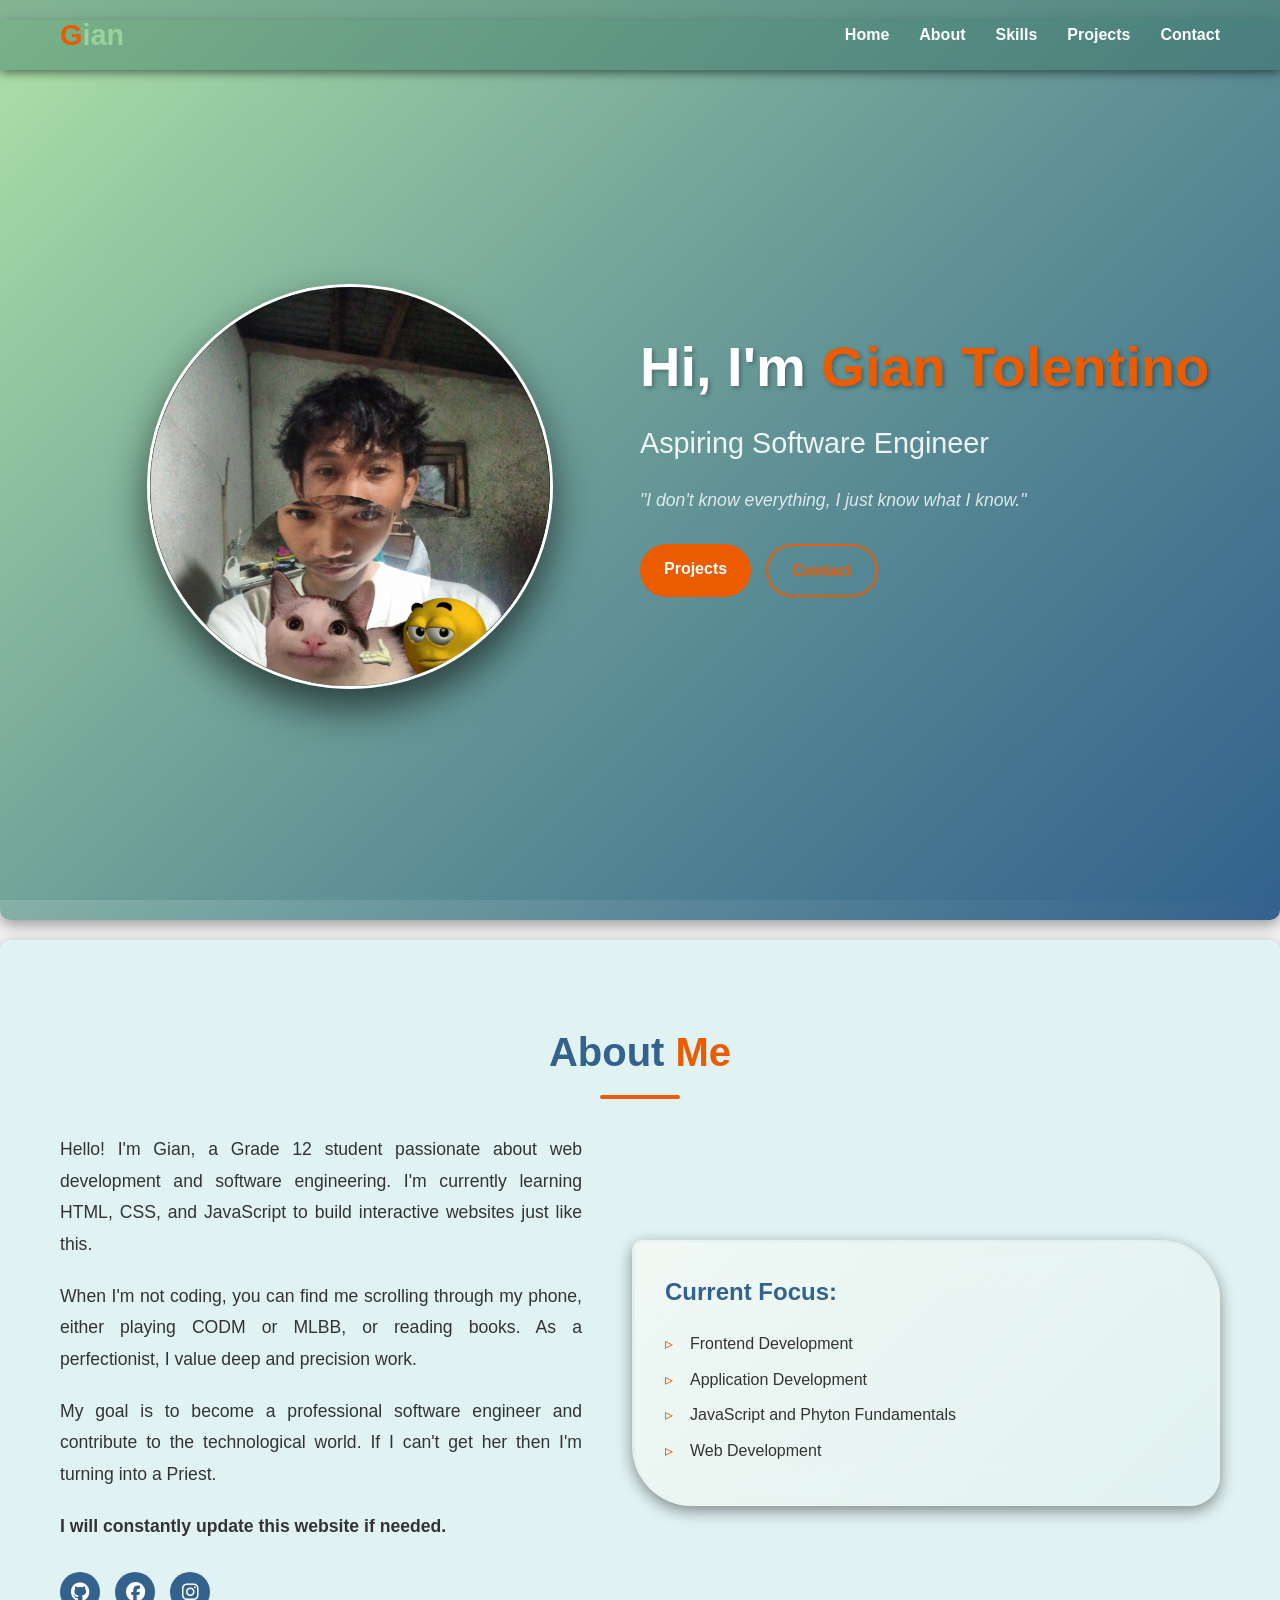
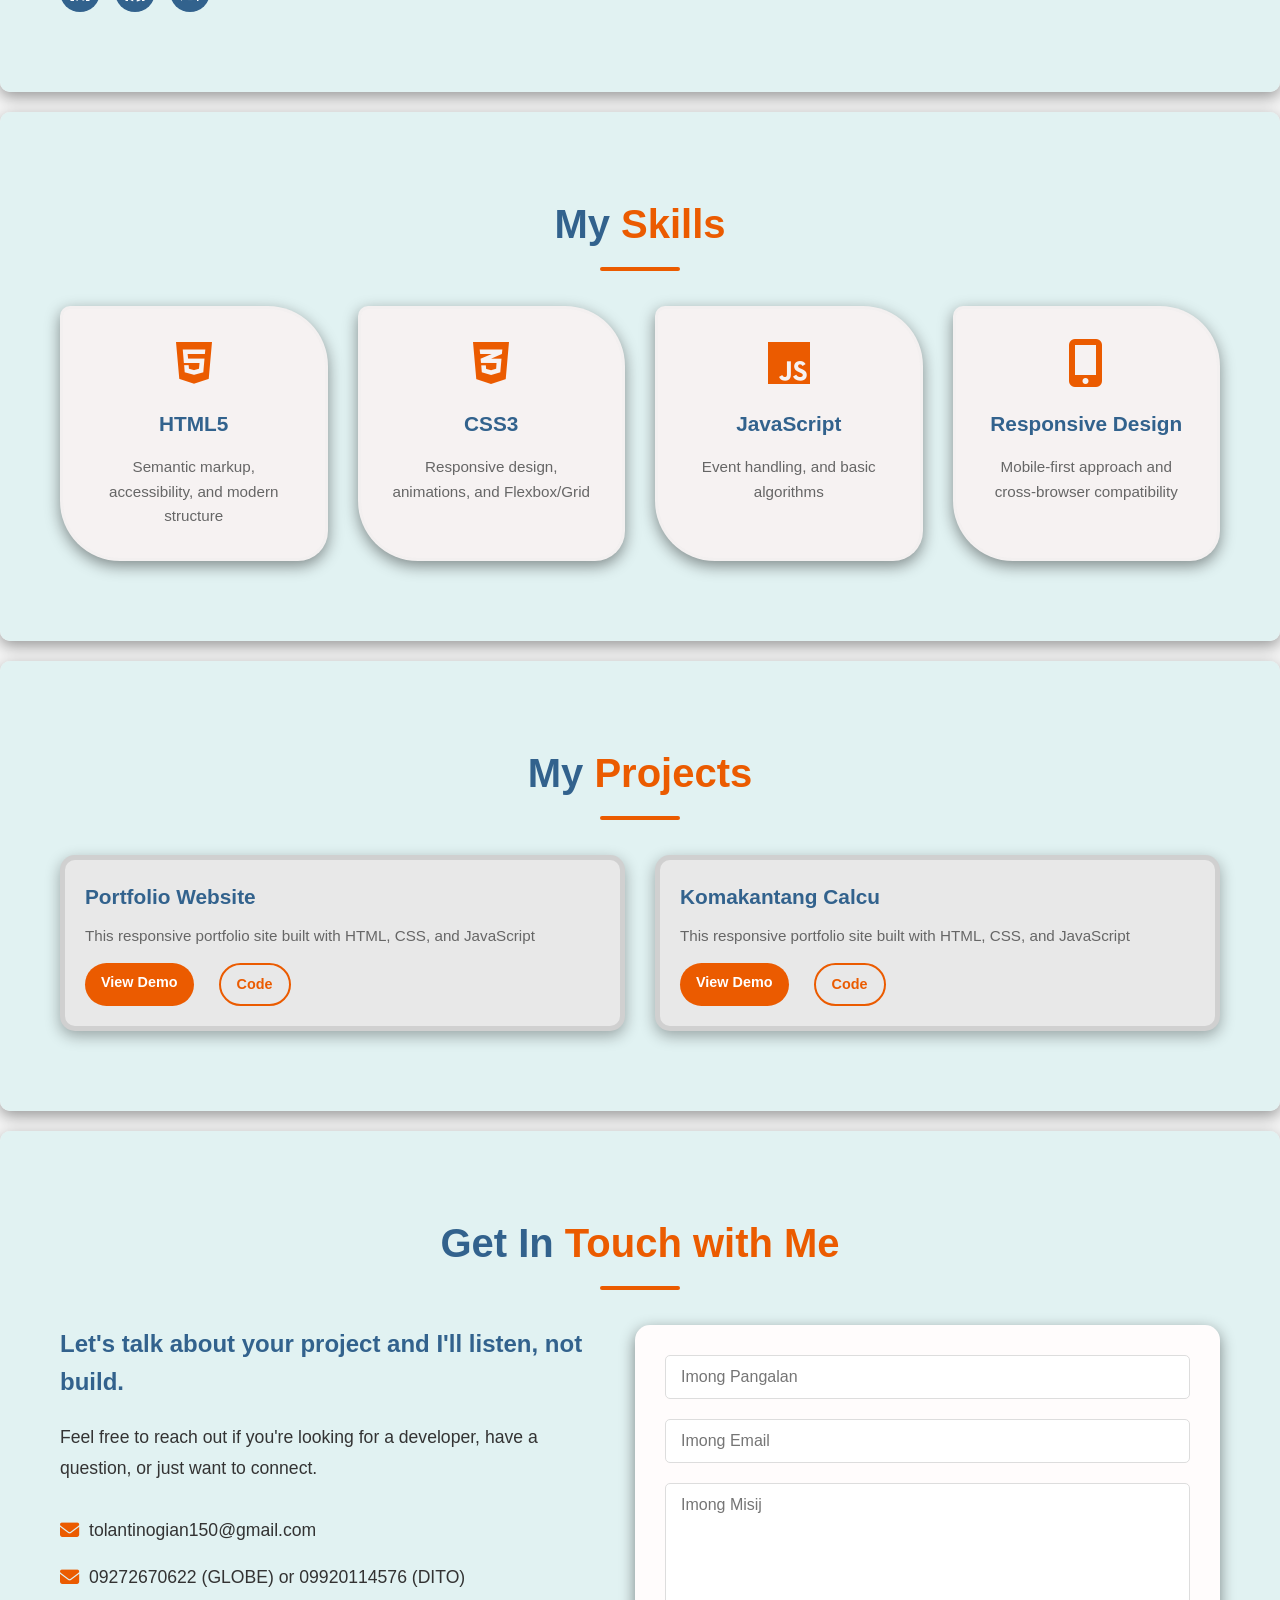
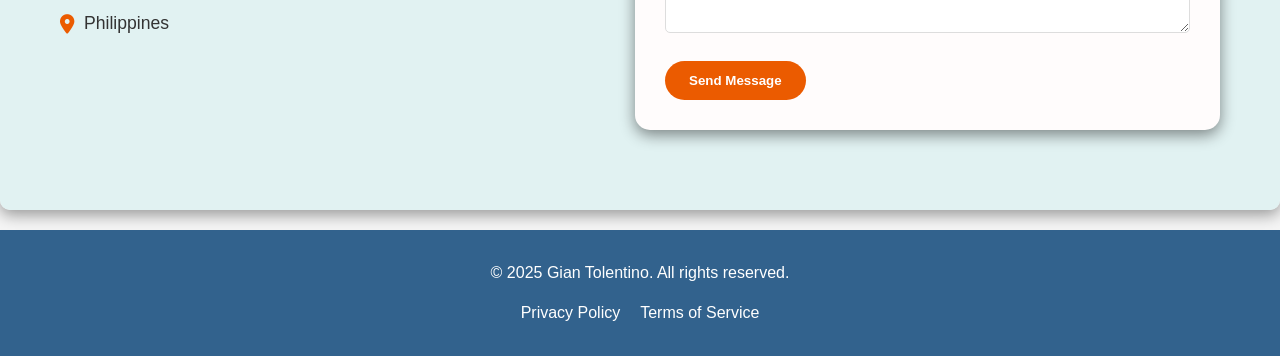
<file: index.html>
<!DOCTYPE html>
<html lang="en">
<head>
    <meta charset="UTF-8">
    <meta name="viewport" content="width=device-width, initial-scale=1.0">
    <title>Gian Tolentino | Portfolio</title>
    <link href="https://fonts.googleapis.com/css2?family=Poppins:wght@300;400;500;600;700&family=Space+Grotesk:wght@400;500;600&display=swap" rel="stylesheet">
    <link rel="stylesheet" href="https://cdnjs.cloudflare.com/ajax/libs/font-awesome/6.4.0/css/all.min.css">
    <link rel="stylesheet" href="style.css">
</head>
<body>
    <header>
        <div class="container">
            <div class="logo">
                <a href="#"><span>G</span>ian</a>
            </div>
            <nav>
                <ul class="menu">
                    <li><a href="#home">Home</a></li>
                    <li><a href="#about">About</a></li>
                    <li><a href="#skills">Skills</a></li>
                    <li><a href="#projects">Projects</a></li>
                    <li><a href="#contact">Contact</a></li>
                </ul>
                <button class="hamburger">
                    <span class="bar"></span>
                    <span class="bar"></span>
                    <span class="bar"></span>
                </button>
            </nav>
        </div>
    </header>

    <nav class="mobile-nav">
        <a href="#home">Home</a>
        <a href="#about">About</a>
        <a href="#skills">Skills</a>
        <a href="#projects">Projects</a>
        <a href="#contact">Contact</a>
    </nav>

    <section id="home" class="hero">
        <div class="container">
          <div class="hero-image">
            <img src="./-1_orig.jpeg" alt="Gian Tolentino">
        </div>
            <div class="hero-content">
                <h1>Hi, I'm <span>Gian Tolentino</span></h1>
                <h2>Aspiring Software Engineer</h2>
                <p><i>"I don't know everything, I just know what I know."</i></p>
                <div class="cta-buttons">
                    <a href="#projects" class="btn">Projects</a>
                    <a href="#contact" class="btn secondary">Contact</a>
                </div>
              </div>
        </div>
    </section>

    <section id="about" class="about">
        <div class="container">
            <h2 class="section-title">About <span>Me</span></h2>
            <div class="about-content">
                <div class="about-text">
                    <p>Hello! I'm Gian, a Grade 12 student passionate about web development and software engineering. I'm currently learning HTML, CSS, and JavaScript to build interactive websites just like this.</p>
                    <p>When I'm not coding, you can find me scrolling through my phone, either playing CODM or MLBB, or reading books. As a perfectionist, I value deep and precision work.</p>
                    <p>My goal is to become a professional software engineer and contribute to the technological world. If I can't get her then I'm turning into a Priest.</p>
                    <p><b>I will constantly update this website if needed.</b></p>
                    <div class="social-links">
                        <a href="https://github.com/JiyanTolentino"><i class="fab fa-github"></i></a>
                        <a href="https://me.facebook.com/gitolentino.io"><i class="fab fa-facebook"></i></a>
                        <a href="https://www.instagram.com/io_jiyann/"><i class="fab fa-instagram"></i></a>
                    </div>
                </div>
                <div class="about-skills">
                    <h3>Current Focus:</h3>
                    <ul>
                        <li>Frontend Development</li>
                        <li>Application Development</li>
                        <li>JavaScript and Phyton Fundamentals</li>
                        <li>Web Development</li>
                    </ul>
                </div>
            </div>
        </div>
    </section>

    <section id="skills" class="skills">
        <div class="container">
            <h2 class="section-title">My <span>Skills</span></h2>
            <div class="skills-grid">
                <div class="skill-card">
                    <i class="fab fa-html5"></i>
                    <h3>HTML5</h3>
                    <p>Semantic markup, accessibility, and modern structure</p>
                </div>
                <div class="skill-card">
                    <i class="fab fa-css3-alt"></i>
                    <h3>CSS3</h3>
                    <p>Responsive design, animations, and Flexbox/Grid</p>
                </div>
                <div class="skill-card">
                    <i class="fab fa-js"></i>
                    <h3>JavaScript</h3>
                    <p>Event handling, and basic algorithms</p>
                </div>
                <div class="skill-card">
                    <i class="fas fa-mobile-alt"></i>
                    <h3>Responsive Design</h3>
                    <p>Mobile-first approach and cross-browser compatibility</p>
                </div>
            </div>
        </div>
    </section>

    <section id="projects" class="projects">
        <div class="container">
            <h2 class="section-title">My <span>Projects</span></h2>
            <div class="projects-grid">
                <div class="project-card">
                    <div class="project-info">
                        <h3>Portfolio Website</h3>
                        <p>This responsive portfolio site built with HTML, CSS, and JavaScript</p>
                        <div class="project-links">
                            <a href="#" class="btn small">View Demo</a>
                            <a href="#" class="btn small secondary">Code</a>
                        </div>
                    </div>
                </div>
                <div class="project-card">
                  <div class="project-info">
                      <h3>Komakantang Calcu</h3>
                      <p>This responsive portfolio site built with HTML, CSS, and JavaScript</p>
                      <div class="project-links">
                          <a href="./kumakantangcalcu.html" class="btn small">View Demo</a>
                          <a href="https://github.com/JiyanTolentino/kumakantangcalcu" class="btn small secondary">Code</a>
                      </div>
                  </div>
              </div>
            </div>
        </div>
    </section>

    <section id="contact" class="contact">
        <div class="container">
            <h2 class="section-title">Get In <span>Touch with Me</span></h2>
            <div class="contact-content">
                <div class="contact-info">
                    <h3>Let's talk about your project and I'll listen, not build.</h3>
                    <p>Feel free to reach out if you're looking for a developer, have a question, or just want to connect.</p>
                    <div class="contact-details">
                        <p><i class="fas fa-envelope"></i> tolantinogian150@gmail.com</p>
                        <p><i class="fas fa-envelope"></i> 09272670622 (GLOBE) or 09920114576 (DITO)</p>
                        <p><i class="fas fa-map-marker-alt"></i> Philippines</p>
                    </div>
                </div>
                <form id="contact-form" class="contact-form">
                    <div class="form-group">
                        <input type="text" id="name" placeholder="Imong Pangalan" required>
                    </div>
                    <div class="form-group">
                        <input type="email" id="email" placeholder="Imong Email" required>
                    </div>
                    <div class="form-group">
                        <textarea id="message" placeholder="Imong Misij" required></textarea>
                    </div>
                    <button type="submit" class="btn">Send Message</button>
                </form>
            </div>
        </div>
    </section>

    <footer>
        <div class="container">
            <p>&copy; 2025 Gian Tolentino. All rights reserved.</p>
            <div class="footer-links">
                <a href="#">Privacy Policy</a>
                <a href="#">Terms of Service</a>
            </div>
        </div>
    </footer>

    <script src="script.js"></script>
</body>
</html>
</file>
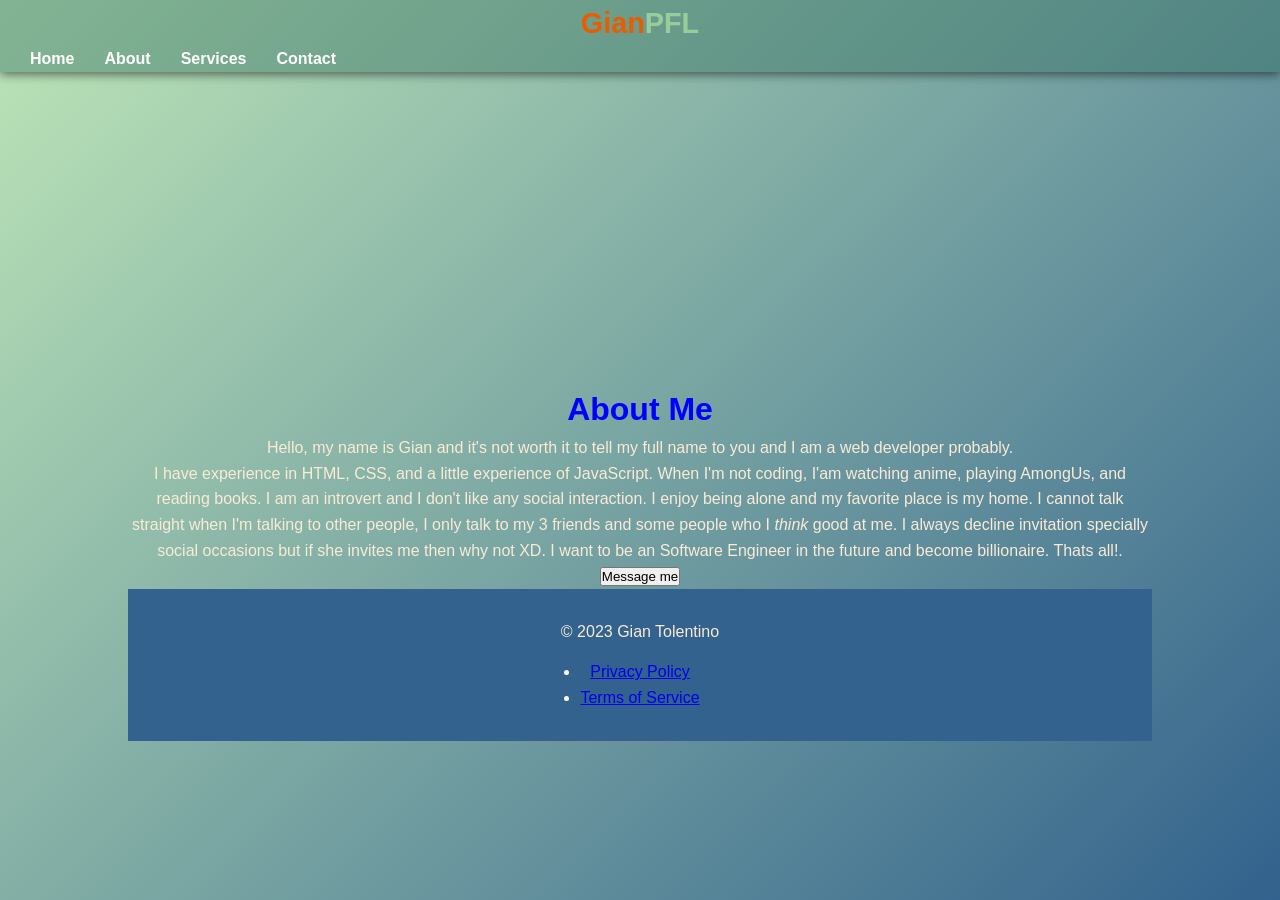
<file: about-me.html>
<!DOCTYPE html>
<html>
  <head>
    <meta name="viewport" content="width=device-width, initial-scale=1.0">
    <meta charset="UTF-8">
    <title>Gian | Portfolio</title>
    <link rel="stylesheet" href="style.css">
  </head>
  <style>
    .body {
      text-align: center;
      margin-top: 30%;
      padding-left: 10%;
      padding-right: 10%;
      padding-bottom: 10%;
    }

    .body h1 {
      color: blue;
    }

    .body p {
      color: antiquewhite;
    }
  </style>
  <body>
    <header>
      <nav>
        <div class="logo">
          <a href="#"><span>Gian</span>PFL</a>
        </div>
        <ul class="menu">
          <li><a href="#">Home</a></li>
          <li><a href="#">About</a></li>
          <li><a href="#">Services</a></li>
          <li><a href="./contact.html">Contact</a></li>
        </ul>
            <button class="hamburger">
                <div class="bar"></div>
            </button>
      </nav>
    </header>

    <body class="body">
        <h1>About Me</h1>
        <p>Hello, my name is Gian and it's not worth it to tell my full name to you and I am a web developer probably.</p>
        <p>I have experience in HTML, CSS, and a little experience of JavaScript.
        When I'm not coding, I'am watching anime, playing AmongUs, and reading books. I am an introvert and I don't like any social interaction. I enjoy being alone and my favorite place is my home.
        I cannot talk straight when I'm talking to other people, I only talk to my 3 friends and some people who I <em>think</em> good at me.
        I always decline invitation specially social occasions but if she invites me then why not XD.
        I want to be an Software Engineer in the future and become billionaire. Thats all!.
        </p>
    </body>

    <nav class="mobile-nav">
        <a href="./index.html">Home</a>
        <a href="./contact.html">Contact</a>
        <a href="./about-me.html">About Me</a>
        <a href="#">Don't Click</a>
    </nav>

    <i class="fa-brands fa-facebook"></i>

          <button class="button" onclick="window.open('https://m.me/giankun.io')">Message me</button>
        </body>
          </div>
    <footer>
      <div class="container">
        <p>&copy; 2023 Gian Tolentino</p>
        <ul class="footer-menu">
          <li><a href="#">Privacy Policy</a></li>
          <li><a href="#">Terms of Service</a></li>
        </ul>
      </div>
    </footer>
    
    <script src="script.js"></script>
  </body>
</html>
</file>
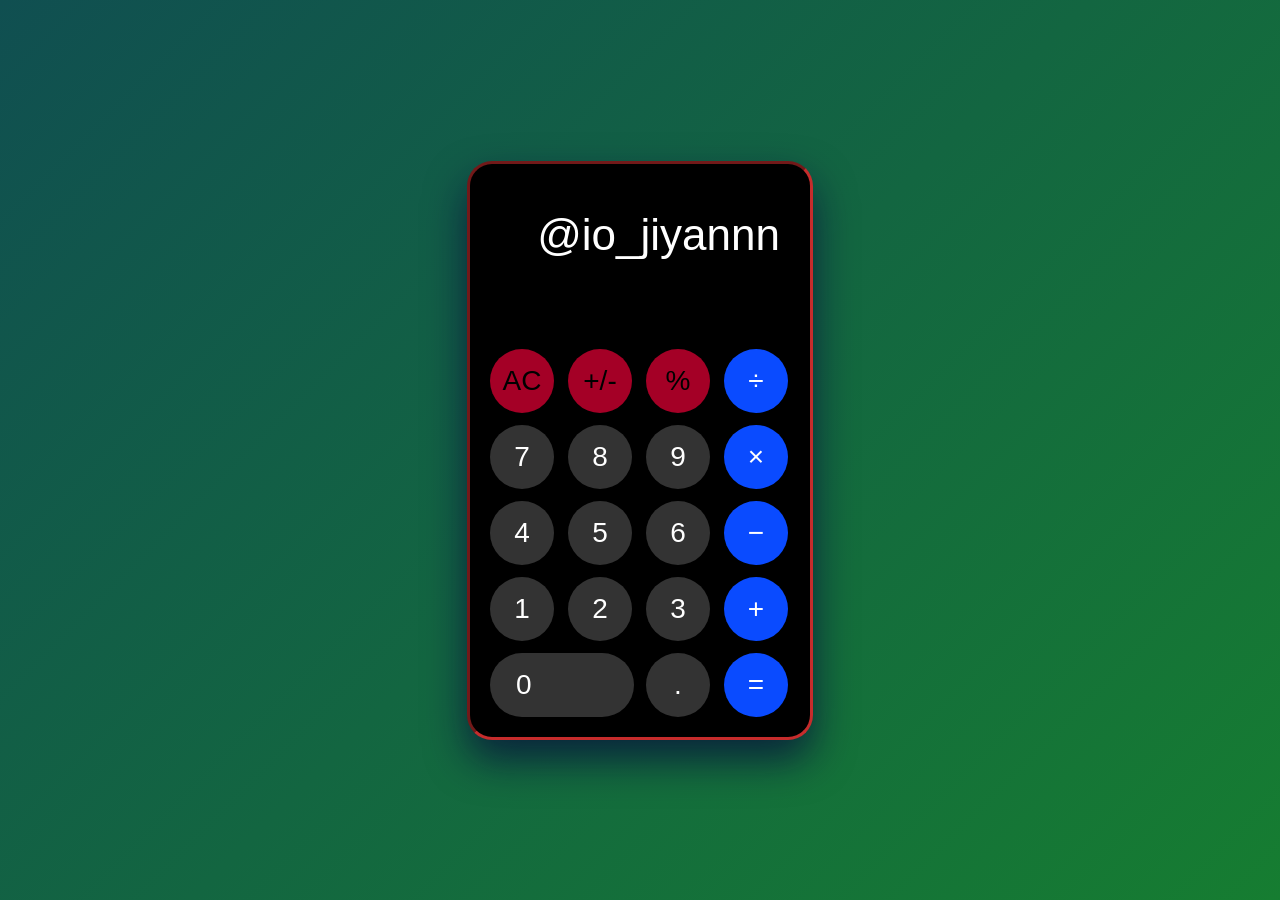
<file: kumakantangcalcu.html>
<!DOCTYPE html>
<html lang="en">
<head>
    <meta charset="UTF-8">
    <meta name="viewport" content="width=device-width, initial-scale=1.0">
    <link rel="stylesheet">
    <style>
        body {
    font-family: -apple-system, BlinkMacSystemFont, 'Segoe UI', Roboto, sans-serif;
    display: flex;
    justify-content: center;
    align-items: center;
    height: 100vh;
    background: linear-gradient(135deg, #104f51, #167d31);
    margin: 0;
}
.calculator {
    background: rgb(0, 0, 0);
    border-radius: 25px;
    border-style: inset;
    border-color: rgb(198, 44, 44);
    padding: 20px;
    width: 300px;
    box-shadow: 0 20px 40px rgba(5, 11, 60, 0.735);
    overflow: hidden;
}
.display {
    color: white;
    font-size: 44px;
    text-align: right;
    padding: 20px 10px;
    margin-bottom: 25px;
    font-weight: 300;
    height: 100px;
    overflow: hidden;
    white-space: pre-line;
    line-height: 1.4;
    transition: all 0.3s;
}
.buttons {
    display: grid;
    grid-template-columns: repeat(4, 1fr);
    gap: 12px;
}
button {
    border: none;
    border-radius: 50%;
    width: 64px;
    height: 64px;
    font-size: 28px;
    cursor: pointer;
    transition: all 0.1s;
}
button:active {
    transform: scale(0.95);
    opacity: 0.8;
}
.gray {
    background: #ff003ca4;
    color: black;
}
.dark {
    background: #333333;
    color: white;
}
.orange {
    background: #0a4bff;
    color: white;
}
.zero {
    grid-column: span 2;
    width: auto;
    border-radius: 32px;
    text-align: left;
    padding-left: 26px;
}

.home .hme-btn {
  position: relative;
  display: inline;

}
    </style>

    <title>GAWA NI GIAN</title>
</head>

<body>
    <div class="calculator">
        <div class="display" id="display">@io_jiyannn</div>
        <div class="buttons">
            <button class="gray" onclick="clearDisplay()">AC</button>
            <button class="gray" onclick="toggleSign()">+/-</button>
            <button class="gray" onclick="appendToDisplay('%')">%</button>
            <button class="orange" onclick="appendToDisplay('/')">÷</button>
            <button class="dark" onclick="appendToDisplay('7')">7</button>
            <button class="dark" onclick="appendToDisplay('8')">8</button>
            <button class="dark" onclick="appendToDisplay('9')">9</button>
            <button class="orange" onclick="appendToDisplay('*')">×</button>
            <button class="dark" onclick="appendToDisplay('4')">4</button>
            <button class="dark" onclick="appendToDisplay('5')">5</button>
            <button class="dark" onclick="appendToDisplay('6')">6</button>
            <button class="orange" onclick="appendToDisplay('-')">−</button>
            <button class="dark" onclick="appendToDisplay('1')">1</button>
            <button class="dark" onclick="appendToDisplay('2')">2</button>
            <button class="dark" onclick="appendToDisplay('3')">3</button>
            <button class="orange" onclick="appendToDisplay('+')">+</button>
            <button class="dark zero" onclick="appendToDisplay('0')">0</button>
            <button class="dark" onclick="appendToDisplay('.')">.</button>
            <button class="orange" onclick="calculate()">=</button>
        </div>
    </div>
    <script>
const display = document.getElementById('display');
        let currentInput = '0';
        let lyricInterval;
        let currentLyricIndex = 0;
        let startTime;
        let isLyricMode = false;

        const lyrics = [
            { text: "When the light disappears", time: 0, duration: 6.24 },
            { text: "And when this world's insincere", time: 6.24, duration: 5.30 },
            { text: "You'll be safe here :>>", time: 11.64, duration: 4.31 },
            { text: "When nobody hears you scream", time: 16.05, duration: 5.50 },
            { text: "I'll scream with you", time: 21.75, duration: 2.57 },
            { text: "You'll be safe", time: 24.32, duration: 2.27},
            { text: "....", time: 26.59, duration: 2.46},
            { text: "Ohh...ohhhh", time: 29.15, duration: 2.0 },
            { text: "...", time: 30.85, duration: 2.35 },
            { text: "Ahh...uhh", time: 33.2, duration: 2.5 },
            { text: "...", time: 35.7, duration: 4.56 },
            
            { text: "Save your eyes", time: 41.25, duration: 2.98 },
            { text: "From your tears", time: 44.23, duration: 3.22},
            { text: "When everything's unclear", time: 47.25, duration: 5.51 },
            { text: "You'll be safe here", time: 52.96, duration: 4.93},
            
            { text: "From the sheer weight", time: 56.97, duration: 3.05 },
            { text: "Of your doubts and fears", time: 60.02, duration: 4.17},
            { text: "Wounded heart", time: 63.29, duration: 2.50 },
            { text: "When the light disappears", time: 66.89, duration: 6.14 },
            { text: "And when this world's insincere", time: 73.73, duration: 5.20 },
            { text: "You'll be safe here", time: 78.13, duration: 4.21 },//
            
            { text: "When nobody hears you scream", time: 82.34, duration: 5.50 },
            { text: "I'll scream with you", time: 89.04, duration: 2.47},
            { text: "You'll be safe here", time: 91.71, duration: 4.60},
            
            { text: "In my arms", time: 95.11, duration: 3.09},
            { text: "Through the long cold night", time: 98.09, duration: 3.61},
            { text: "Sleep tight", time: 101.5, duration: 2.90 },////
            { text: "You'll be safe here", time: 103.95, duration: 4.40 },
            
            { text: "When no one understands", time: 108.35, duration: 6.10 },
            { text: "I'll believe", time: 113.85, duration: 3.35 },//
            { text: "You'll be safe", time: 117.55, duration: 4.20 },
            { text: "You'll be safe", time: 120.75, duration: 3.20 },
            { text: "You'll be safe here", time: 124.95, duration: 3.28 },//
            { text: "Ohhh...ohh", time: 128.13, duration: 5.69},
            { text: "Put your heart in my hands", time: 133.82, duration: 5.65 },
            { text: "You'll be safe here", time: 139.47, duration: 10 },
            { text: "@io_jiyannn", time: 145, duration: 100 }
        ];

        function appendToDisplay(value) {
            if (isLyricMode) return;
            if (currentInput === '0' && value !== '.') {
                currentInput = value;
            } else {
                currentInput += value;
            }
            display.textContent = currentInput;
        }

        function clearDisplay() {
            currentInput = '0';
            display.textContent = currentInput;
            stopLyrics();
            isLyricMode = false;
            display.style.fontSize = '48px';
            display.style.textAlign = 'right';
        }

        function toggleSign() {
            if (isLyricMode) return;
            if (currentInput !== '0') {
                currentInput = currentInput.startsWith('-') ? 
                    currentInput.substring(1) : '-' + currentInput;
                display.textContent = currentInput;
            }
        }

        function calculate() {
            if (isLyricMode) return;
            try {
                const result = eval(currentInput);
                display.textContent = result;
                currentInput = result.toString();
                startLyrics();
            } catch (error) {
                display.textContent = 'Error';
                currentInput = '0';
            }
        }

        function startLyrics() {
            stopLyrics();
            currentLyricIndex = 0;
            startTime = Date.now();
            isLyricMode = true;
            display.style.fontSize = '35px';
            display.style.textAlign = 'justify';
            updateLyric();
        }

        function updateLyric() {
            const elapsedTime = (Date.now() - startTime) / 1000;
            const currentLyric = lyrics[currentLyricIndex];

            if (currentLyric && elapsedTime >= currentLyric.time) {
                display.textContent = currentLyric.text;
                currentLyricIndex++;
            }

            if (currentLyricIndex < lyrics.length) {
                lyricInterval = setTimeout(updateLyric, 50);
            } else {
                isLyricMode = false;
                setTimeout(() => {
                    display.style.textAlign = 'right';
                    display.style.fontSize = '48px';
                    display.textContent = currentInput;
                }, 3000);
            }
        }

        function stopLyrics() {
            if (lyricInterval) {
                clearTimeout(lyricInterval);
            }
        }
    </script>    
</body>
</html>
</file>
<file: style.css>
:root {
  --primary-color: #EB5B00; /* Orange */
  --secondary-color: #A0C878; /* Green */
  --dark-color: #32628d; /* Dark blue */
  --light-color: #a9e0a1bb; /* Light green */
  --success-color: #28a745;
  --danger-color: #dc3545;
  --warning-color: #ffc107;
  --info-color: #17a2b8;
}

* {
  margin: 0;
  padding: 0;
  box-sizing: border-box;
}

html {
  scroll-behavior: smooth;
}

body {
  font-family: 'Montserrat Alternates', 'Segoe UI', Tahoma, Geneva, Verdana, sans-serif;
  line-height: 1.6;
  color: #333;
  background-color: #f5f5f5;
  background-image: linear-gradient(135deg, var(--light-color) 0%, var(--dark-color) 100%);
  background-attachment: fixed;
  overflow-x: hidden;
}

.container {
  width: 100%;
  max-width: 1200px;
  margin: 0 auto;
  padding: 0 20px;
}

section {
  padding: 80px 0;
  background-color: rgba(223, 242, 242, 0.886);
  margin: 20px 0;
  border-radius: 10px;
  box-shadow: 0 5px 15px rgba(0, 0, 0, 0.379);
}

.section-title {
  font-size: 2.5rem;
  margin-bottom: 50px;
  text-align: center;
  position: relative;
  color: var(--dark-color);
  font-weight: 700;
}

.section-title span {
  color: var(--primary-color);
}

.section-title::after {
  content: '';
  position: absolute;
  bottom: -15px;
  left: 50%;
  transform: translateX(-50%);
  width: 80px;
  height: 4px;
  background: var(--primary-color);
  border-radius: 2px;
}

.btn {
  display: inline-block;
  padding: 12px 24px;
  background: var(--primary-color);
  color: white;
  border: none;
  border-radius: 30px;
  text-decoration: none;
  font-weight: 600;
  transition: all 0.3s ease;
  cursor: pointer;
  font-family: 'Montserrat Alternates', sans-serif;
}

.btn:hover {
  background: #fdf3ec;
  color: #333;
  transform: translateY(-3px);
  box-shadow: 0 10px 20px rgba(0, 0, 0, 0.2);
}

.btn.secondary {
  background: transparent;
  border: 2px solid var(--primary-color);
  color: var(--primary-color);
  margin-left: 15px;
}

.btn.secondary:hover {
  background: var(--primary-color);
  color: white;
}

.btn.small {
  padding: 8px 16px;
  font-size: 0.9rem;
}

.btn.disabled {
  background: #ccc;
  cursor: not-allowed;
}

header {
  position: fixed;
  top: 0;
  left: 0;
  width: 100%;
  z-index: 1000;
  background: rgba(47, 108, 93, 0.406);
  box-shadow: 0 2px 10px rgba(0, 0, 0, 0.575);
  transition: all 0.3s ease;
}

header.scrolled {
  background: rgba(20, 88, 96, 0.761);
  box-shadow: 0 5px 20px rgba(0, 0, 0, 0.2);
  padding: 10px 0;
}

header .container {
  display: flex;
  justify-content: space-between;
  align-items: center;
  height: 70px;
}

.logo a {
  font-size: 1.8rem;
  font-weight: 700;
  text-decoration: none;
  color: var(--light-color);
  font-family: 'Montserrat Alternates', sans-serif;
}

.logo span {
  color: var(--primary-color);
}

.menu {
  display: flex;
  list-style: none;
}

.menu li {
  margin-left: 30px;
}

.menu li a {
  text-decoration: none;
  color: white;
  font-weight: 600;
  transition: color 0.3s ease;
  position: relative;
  font-family: 'Montserrat Alternates', sans-serif;
}

.menu li a:hover {
  color: var(--light-color);
}

.menu li a::after {
  content: '';
  position: absolute;
  bottom: -5px;
  left: 0;
  width: 0;
  height: 2px;
  background: var(--light-color);
  transition: width 0.3s ease;
}

.menu li a:hover::after {
  width: 100%;
}

.hamburger {
  display: none;
  background: none;
  border: none;
  cursor: pointer;
  padding: 10px;
  z-index: 1001;
  position: relative;
}

.hamburger .bar {
  display: block;
  width: 30px;
  height: 3px;
  margin: 6px 0;
  background: white;
  transition: all 0.4s cubic-bezier(0.68, -0.6, 0.32, 1.6);
  position: relative;
}

.hamburger.is-active .bar:nth-child(1) {
  transform: rotate(45deg) translate(6px, 6px);
  background: var(--primary-color);
}

.hamburger.is-active .bar:nth-child(2) {
  opacity: 0;
  transform: translateX(-20px);
}

.hamburger.is-active .bar:nth-child(3) {
  transform: rotate(-45deg) translate(6px, -6px);
  background: var(--primary-color);
}

.mobile-nav {
  position: fixed;
  top: 0;
  left: -100%;
  width: 75%;
  height: 100vh;
  background: rgba(20, 83, 96, 0.485);
  backdrop-filter: blur(10px);
  z-index: 1000;
  padding: 100px 30px 30px;
  box-shadow: 5px 0 25px rgba(0, 0, 0, 0.63);
  transition: all 0.9s cubic-bezier(0.77, 0.2, 0.05, 1);
  display: flex;
  flex-direction: column;
  justify-content: center;
}

.mobile-nav.is-active {
  left: 0;
}

.mobile-nav a {
  display: block;
  padding: 18px 0;
  text-decoration: none;
  color: white;
  font-weight: 600;
  font-size: 1.2rem;
  position: relative;
  overflow: hidden;
  transition: all 0.3s ease;
}

.mobile-nav a::before {
  content: '';
  position: absolute;
  bottom: 0;
  left: -100%;
  width: 100%;
  height: 2px;
  background: var(--light-accent);
  transition: all 0.4s ease;
}

.mobile-nav a:hover {
  color: #ddd;
  transform: translateX(10px);
}

.mobile-nav a:hover::before {
  left: 0;
}

body.menu-open {
  overflow: hidden;
}

body.menu-open::before {
  content: '';
  position: fixed;
  top: 0;
  left: 0;
  width: 100%;
  height: 100%;
  background: rgba(0, 0, 0, 0.5);
  z-index: 999;
  backdrop-filter: blur(3px);
}

.hero {
  height: 100vh;
  display: flex;
  align-items: center;
  background: linear-gradient(135deg, var(--light-color) 0%, var(--dark-color) 100%);
  padding-top: 70px;
  color: white;
}

.hero .container {
  display: flex;
  align-items: center;
  justify-content: space-between;
}

.hero-content {
  flex: 1;
  max-width: 600px;
}

.hero-content h1 {
  font-size: 3.5rem;
  margin-bottom: 20px;
  line-height: 1.2;
  color: white;
  text-shadow: 2px 2px 4px rgba(0, 0, 0, 0.3);
}

.hero-content h1 span {
  color: var(--primary-color);
}

.hero-content h2 {
  font-size: 1.8rem;
  font-weight: 400;
  margin-bottom: 20px;
  color: rgba(255, 255, 255, 0.9);
}

.hero-content p {
  font-size: 1.1rem;
  margin-bottom: 30px;
  color: rgba(255, 255, 255, 0.8);
}

.cta-buttons {
  display: flex;
}

.hero-image {
  margin-top: 50px;
  flex: 1;
  text-align: center;
}

.hero-image img {
  max-width: 70%;
  height: auto;
  border-style: solid;
  border-radius: 1000px;
  box-shadow: 0 20px 40px rgba(0, 0, 0, 0.607);
  animation: float 3s ease-in-out infinite;
}

@keyframes float {
  0% { transform: translateY(0px); }
  50% { transform: translateY(-20px); }
  100% { transform: translateY(0px); }
}

.about-content {
  display: flex;
  gap: 50px;
  align-items: center;
}

.about-text {
  flex: 1;
}

.about-text p {
  text-align: justify;
  margin-bottom: 20px;
  font-size: 1.1rem;
  line-height: 1.8;
  color: #333;
}

.social-links {
  display: flex;
  gap: 15px;
  margin-top: 30px;
}

.social-links a {
  display: flex;
  align-items: center;
  justify-content: center;
  width: 40px;
  height: 40px;
  background: var(--dark-color);
  border-radius: 50%;
  color: white;
  font-size: 1.2rem;
  transition: all 0.3s ease;
}

.social-links a:hover {
  background: #328d70;
  color: white;
  transform: translateY(-5px);
}

.about-skills {
  flex: 1;
  background:linear-gradient(135deg, rgba(255, 255, 244, 0.497), rgba(225, 225, 225, 0));
  -webkit-backdrop-filter: blur(20px);
  backdrop-filter: blur(20px);
  padding: 30px;
  border: 3px solid rgba(225, 225, 225, 0.18);
  border-radius: 10px 60px 30px;
  box-shadow: 0 5px 15px rgba(0, 0, 0, 0.428);
}

.about-skills h3 {
  margin-bottom: 20px;
  font-size: 1.5rem;
  color: var(--dark-color);
}

.about-skills ul {
  list-style: none;
}

.about-skills li {
  margin-bottom: 10px;
  padding-left: 25px;
  position: relative;
  color: #333;
}

.about-skills li::before {
  content: '▹';
  position: absolute;
  left: 0;
  color: var(--primary-color);
}

.skills-grid {
  display: grid;
  grid-template-columns: repeat(auto-fit, minmax(250px, 1fr));
  gap: 30px;
}

.skill-card {
  background: rgb(246, 242, 242);
  border: 3px solid rgba(225, 225, 225, 0.18);
  border-radius: 10px 60px 30px;
  box-shadow: 0 5px 15px rgba(0, 0, 0, 0.428);
  padding: 30px;
  text-align: center;
  transition: transform 0.3s ease;
}

.skill-card:hover {
  transform: translateY(-10px);
  box-shadow: 0 15px 30px rgba(0, 0, 0, 0.368);
}

.skill-card i {
  font-size: 3rem;
  margin-bottom: 20px;
  color: var(--primary-color);
}

.skill-card h3 {
  margin-bottom: 15px;
  font-size: 1.3rem;
  color: var(--dark-color);
}

.skill-card p {
  color: #666;
  font-size: 0.95rem;
}

.projects-grid {
  display: grid;
  grid-template-columns: repeat(auto-fit, minmax(300px, 1fr));
  gap: 30px;
}

.project-card {
  background: rgb(232, 232, 232);
  border-radius: 15px;
  overflow: hidden;
  box-shadow: 0 5px 15px rgba(0, 0, 0, 0.322);
  transition: transform 0.3s ease;
  border: 5px solid rgba(0, 0, 0, 0.1);
}

.project-card:hover {
  transform: translateY(-10px);
  box-shadow: 0 15px 30px rgba(0, 0, 0, 0.15);
}

.project-card img {
  width: 100%;
  height: 200px;
  object-fit: cover;
}

.project-info {
  padding: 20px;
}

.project-info h3 {
  margin-bottom: 10px;
  font-size: 1.3rem;
  color: var(--dark-color);
}

.project-info p {
  color: #666;
  margin-bottom: 15px;
  font-size: 0.95rem;
}

.project-links {
  display: flex;
  gap: 10px;
}

.contact-content {
  display: flex;
  gap: 50px;
}

.contact-info {
  flex: 1;
}

.contact-info h3 {
  font-size: 1.5rem;
  margin-bottom: 20px;
  color: var(--dark-color);
}

.contact-info p {
  margin-bottom: 30px;
  font-size: 1.1rem;
  line-height: 1.8;
  color: #333;
}

.contact-details p {
  display: flex;
  align-items: center;
  margin-bottom: 15px;
  font-size: 1.1rem;
  color: #333;
}

.contact-details i {
  margin-right: 10px;
  color: var(--primary-color);
  font-size: 1.2rem;
}

.contact-form {
  flex: 1;
  background: rgb(255, 252, 252);
  padding: 30px;
  border-radius: 15px;
  box-shadow: 0 5px 15px rgba(0, 0, 0, 0.453);
}

.form-group {
  margin-bottom: 20px;
}

.form-group input,
.form-group textarea {
  width: 100%;
  padding: 12px 15px;
  border: 1px solid #ddd;
  border-radius: 5px;
  font-family: inherit;
  font-size: 1rem;
  transition: border-color 0.3s ease;
}

.form-group input:focus,
.form-group textarea:focus {
  outline: none;
  border-color: var(--primary-color);
}

.form-group textarea {
  min-height: 150px;
  resize: vertical;
}

footer {
  background: var(--dark-color);
  color: white;
  padding: 30px 0;
  text-align: center;
}

footer .container {
  display: flex;
  flex-direction: column;
  align-items: center;
}

footer p {
  margin-bottom: 15px;
}

.footer-links {
  display: flex;
  gap: 20px;
}

.footer-links a {
  color: white;
  text-decoration: none;
  transition: color 0.3s ease;
}

.footer-links a:hover {
  color: var(--light-color);
}

@media (max-width: 992px) {
  .hero .container {
      flex-direction: column;
      text-align: center;
  }
  
  .hero-content {
      margin-bottom: 50px;
      max-width: 100%;
  }
  
  .cta-buttons {
      justify-content: center;
  }
  
  .about-content,
  .contact-content {
      flex-direction: column;
  }
}

@media (max-width: 768px) {
  .menu {
      display: none;
  }
  
  .hamburger {
      display: block;
  }
  
  .section-title {
      font-size: 2rem;
  }
  
  .hero-content h1 {
      font-size: 2.5rem;
  }
  
  .hero-content h2 {
      font-size: 1.5rem;
  }
}

@media (max-width: 576px) {
  .cta-buttons {
      flex-direction: column;
  }
  
  .btn.secondary {
      margin-left: 0;
      margin-top: 15px;
  }
  
  .project-links {
      flex-direction: column;
  }

  .social-links {
    align-items: center;
    display: flex;
    gap: 15px;
    margin-top: 30px;
  }
  
  .social-links a {
    display: flex;
    align-items: center;
    justify-content: center;
    width: 40px;
    height: 40px;
    background: var(--dark-color);
    border-radius: 50%;
    color: white;
    font-size: 1.2rem;
    transition: all 0.3s ease;
  }
  
  .social-links a:hover {
    background: #328d70;
    color: white;
    transform: translateY(-5px);
  }

  .hero-image img {
    padding-top: 25px;
    max-width: 40%;
  }
}
</file>
